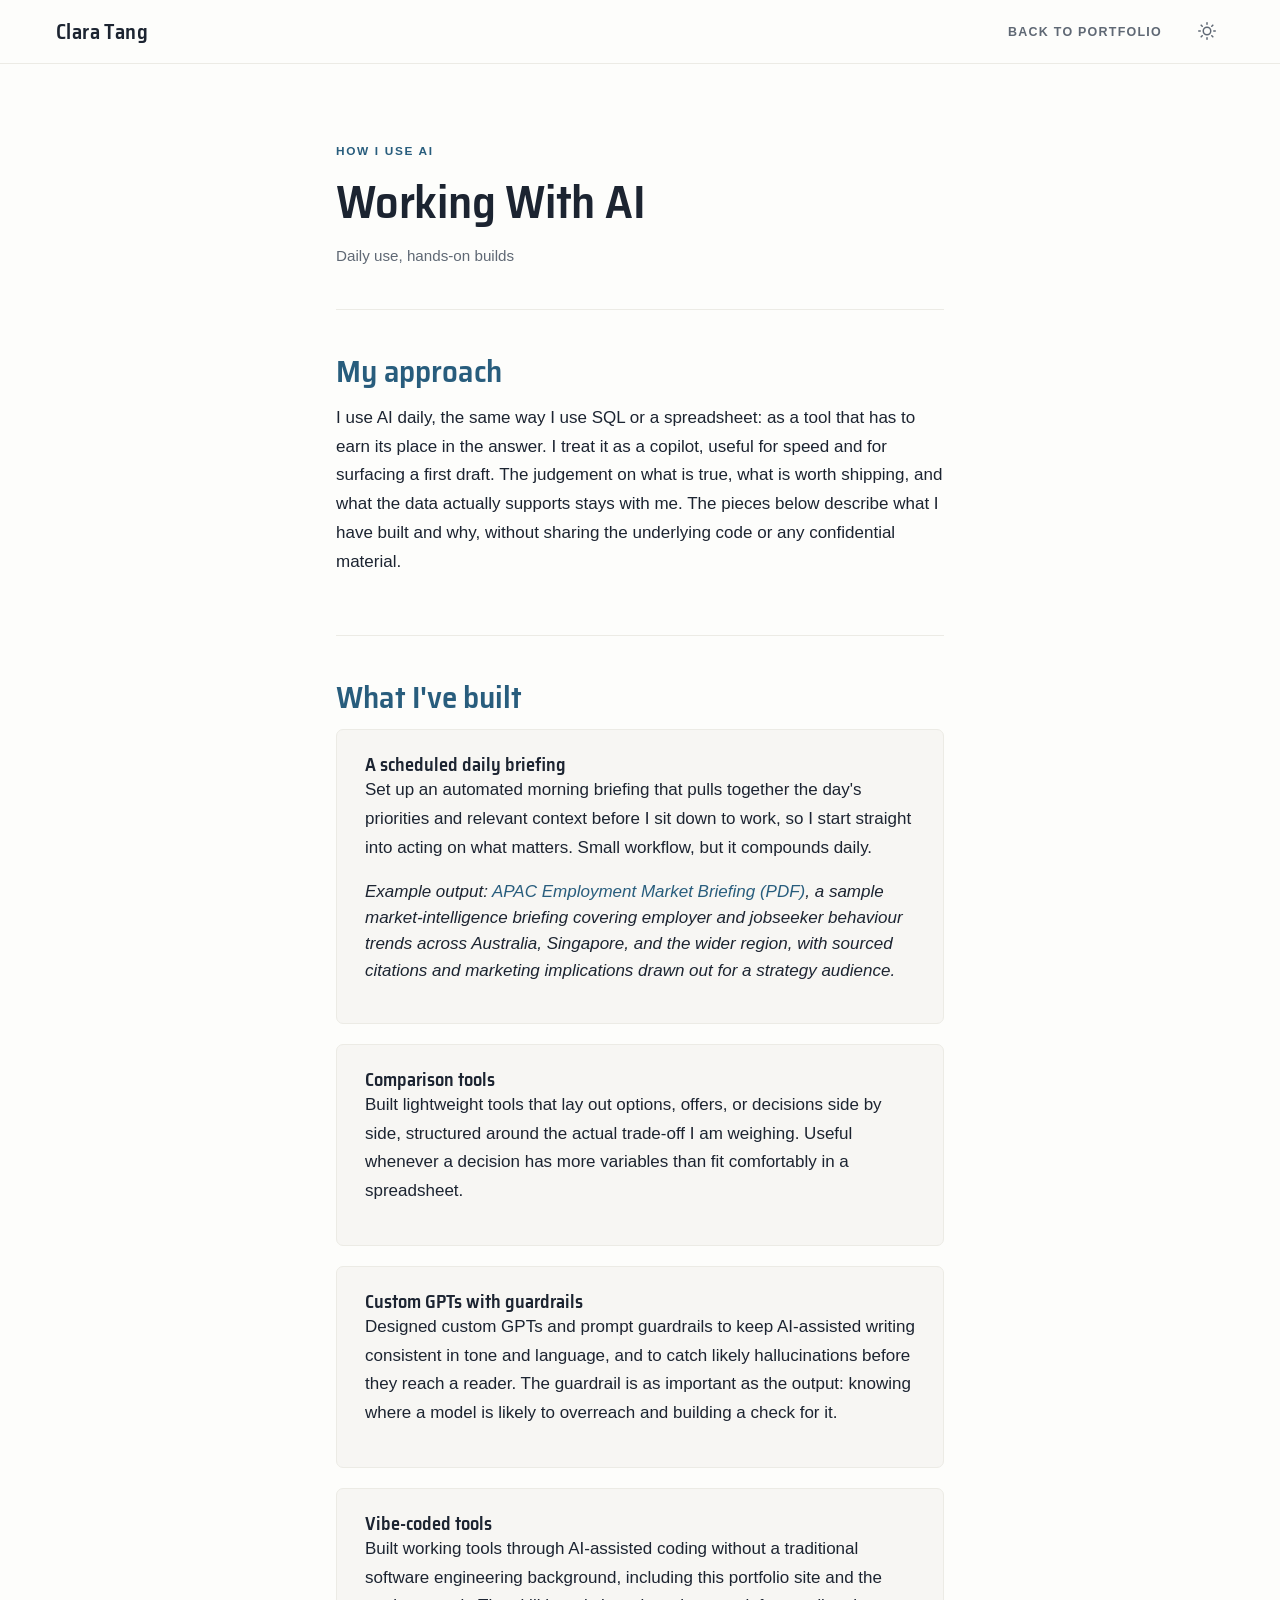
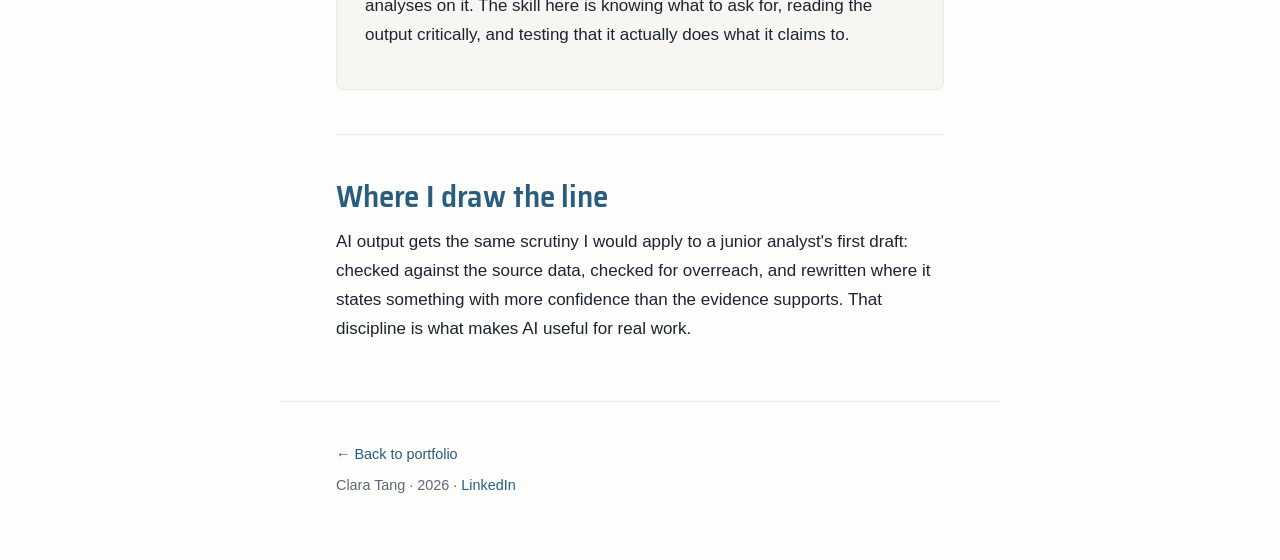
<file: ai-practice.html>
<!DOCTYPE html>
<html lang="en">
<head>
  <meta charset="UTF-8">
  <meta name="viewport" content="width=device-width, initial-scale=1.0">
  <title>Working With AI | Clara Tang</title>
  <link rel="stylesheet" href="style.css">
  <script>try{var t=localStorage.getItem('theme');if(t)document.documentElement.setAttribute('data-theme',t);}catch(e){}</script>
</head>
<body>

<nav class="nav">
  <div class="container--wide nav__inner">
    <a href="index.html" class="nav__brand">Clara Tang</a>
    <ul class="nav__links">
      <li><a href="index.html">Back to portfolio</a></li>
      <li><button class="theme-toggle" type="button" aria-label="Toggle light or dark theme">
        <svg class="icon-moon" viewBox="0 0 24 24" fill="none" stroke="currentColor" stroke-width="2" stroke-linecap="round" stroke-linejoin="round" aria-hidden="true"><path d="M21 12.79A9 9 0 1 1 11.21 3 7 7 0 0 0 21 12.79z"/></svg>
        <svg class="icon-sun hidden" viewBox="0 0 24 24" fill="none" stroke="currentColor" stroke-width="2" stroke-linecap="round" stroke-linejoin="round" aria-hidden="true"><circle cx="12" cy="12" r="5"/><line x1="12" y1="1" x2="12" y2="3"/><line x1="12" y1="21" x2="12" y2="23"/><line x1="4.22" y1="4.22" x2="5.64" y2="5.64"/><line x1="18.36" y1="18.36" x2="19.78" y2="19.78"/><line x1="1" y1="12" x2="3" y2="12"/><line x1="21" y1="12" x2="23" y2="12"/><line x1="4.22" y1="19.78" x2="5.64" y2="18.36"/><line x1="18.36" y1="5.64" x2="19.78" y2="4.22"/></svg>
      </button></li>
    </ul>
  </div>
</nav>

<header class="case-hero container">
  <span class="case-hero__tag">How I Use AI</span>
  <h1>Working With AI</h1>
  <p class="case-hero__meta">Daily use, hands-on builds</p>
</header>

<main class="container">

  <section class="section cv-section">
    <h2>My approach</h2>
    <p>I use AI daily, the same way I use SQL or a spreadsheet: as a tool that has to earn its place in the answer. I treat it as a copilot, useful for speed and for surfacing a first draft. The judgement on what is true, what is worth shipping, and what the data actually supports stays with me. The pieces below describe what I have built and why, without sharing the underlying code or any confidential material.</p>
  </section>

  <section class="section cv-section">
    <h2>What I've built</h2>

    <div class="role">
      <h3>A scheduled daily briefing</h3>
      <p>Set up an automated morning briefing that pulls together the day's priorities and relevant context before I sit down to work, so I start straight into acting on what matters. Small workflow, but it compounds daily.</p>
      <p class="chart-note">Example output: <a href="assets/apac-employment-market-briefing.pdf" target="_blank" rel="noopener">APAC Employment Market Briefing (PDF)</a>, a sample market-intelligence briefing covering employer and jobseeker behaviour trends across Australia, Singapore, and the wider region, with sourced citations and marketing implications drawn out for a strategy audience.</p>
    </div>

    <div class="role">
      <h3>Comparison tools</h3>
      <p>Built lightweight tools that lay out options, offers, or decisions side by side, structured around the actual trade-off I am weighing. Useful whenever a decision has more variables than fit comfortably in a spreadsheet.</p>
    </div>

    <div class="role">
      <h3>Custom GPTs with guardrails</h3>
      <p>Designed custom GPTs and prompt guardrails to keep AI-assisted writing consistent in tone and language, and to catch likely hallucinations before they reach a reader. The guardrail is as important as the output: knowing where a model is likely to overreach and building a check for it.</p>
    </div>

    <div class="role">
      <h3>Vibe-coded tools</h3>
      <p>Built working tools through AI-assisted coding without a traditional software engineering background, including this portfolio site and the analyses on it. The skill here is knowing what to ask for, reading the output critically, and testing that it actually does what it claims to.</p>
    </div>
  </section>

  <section class="section cv-section">
    <h2>Where I draw the line</h2>
    <p>AI output gets the same scrutiny I would apply to a junior analyst's first draft: checked against the source data, checked for overreach, and rewritten where it states something with more confidence than the evidence supports. That discipline is what makes AI useful for real work.</p>
  </section>

</main>

<footer class="footer container">
  <p><a href="index.html">&larr; Back to portfolio</a></p>
  <p>Clara Tang &middot; 2026 &middot; <a href="https://www.linkedin.com/in/claratangfl/" target="_blank" rel="noopener">LinkedIn</a></p>
</footer>

<script>
(function(){
  var root = document.documentElement;
  var btn = document.querySelector('.theme-toggle');
  if (!btn) return;
  var moon = btn.querySelector('.icon-moon');
  var sun = btn.querySelector('.icon-sun');
  var mq = window.matchMedia('(prefers-color-scheme: dark)');
  function effective(){
    var t = root.getAttribute('data-theme');
    return t ? t : (mq.matches ? 'dark' : 'light');
  }
  function render(){
    var dark = effective() === 'dark';
    moon.classList.toggle('hidden', !dark);
    sun.classList.toggle('hidden', dark);
    btn.setAttribute('aria-label', dark ? 'Switch to light theme' : 'Switch to dark theme');
  }
  btn.addEventListener('click', function(){
    var next = effective() === 'dark' ? 'light' : 'dark';
    root.setAttribute('data-theme', next);
    try { localStorage.setItem('theme', next); } catch(e){}
    render();
  });
  mq.addEventListener('change', function(){ if (!root.getAttribute('data-theme')) render(); });
  render();
})();
</script>

</body>
</html>
</file>
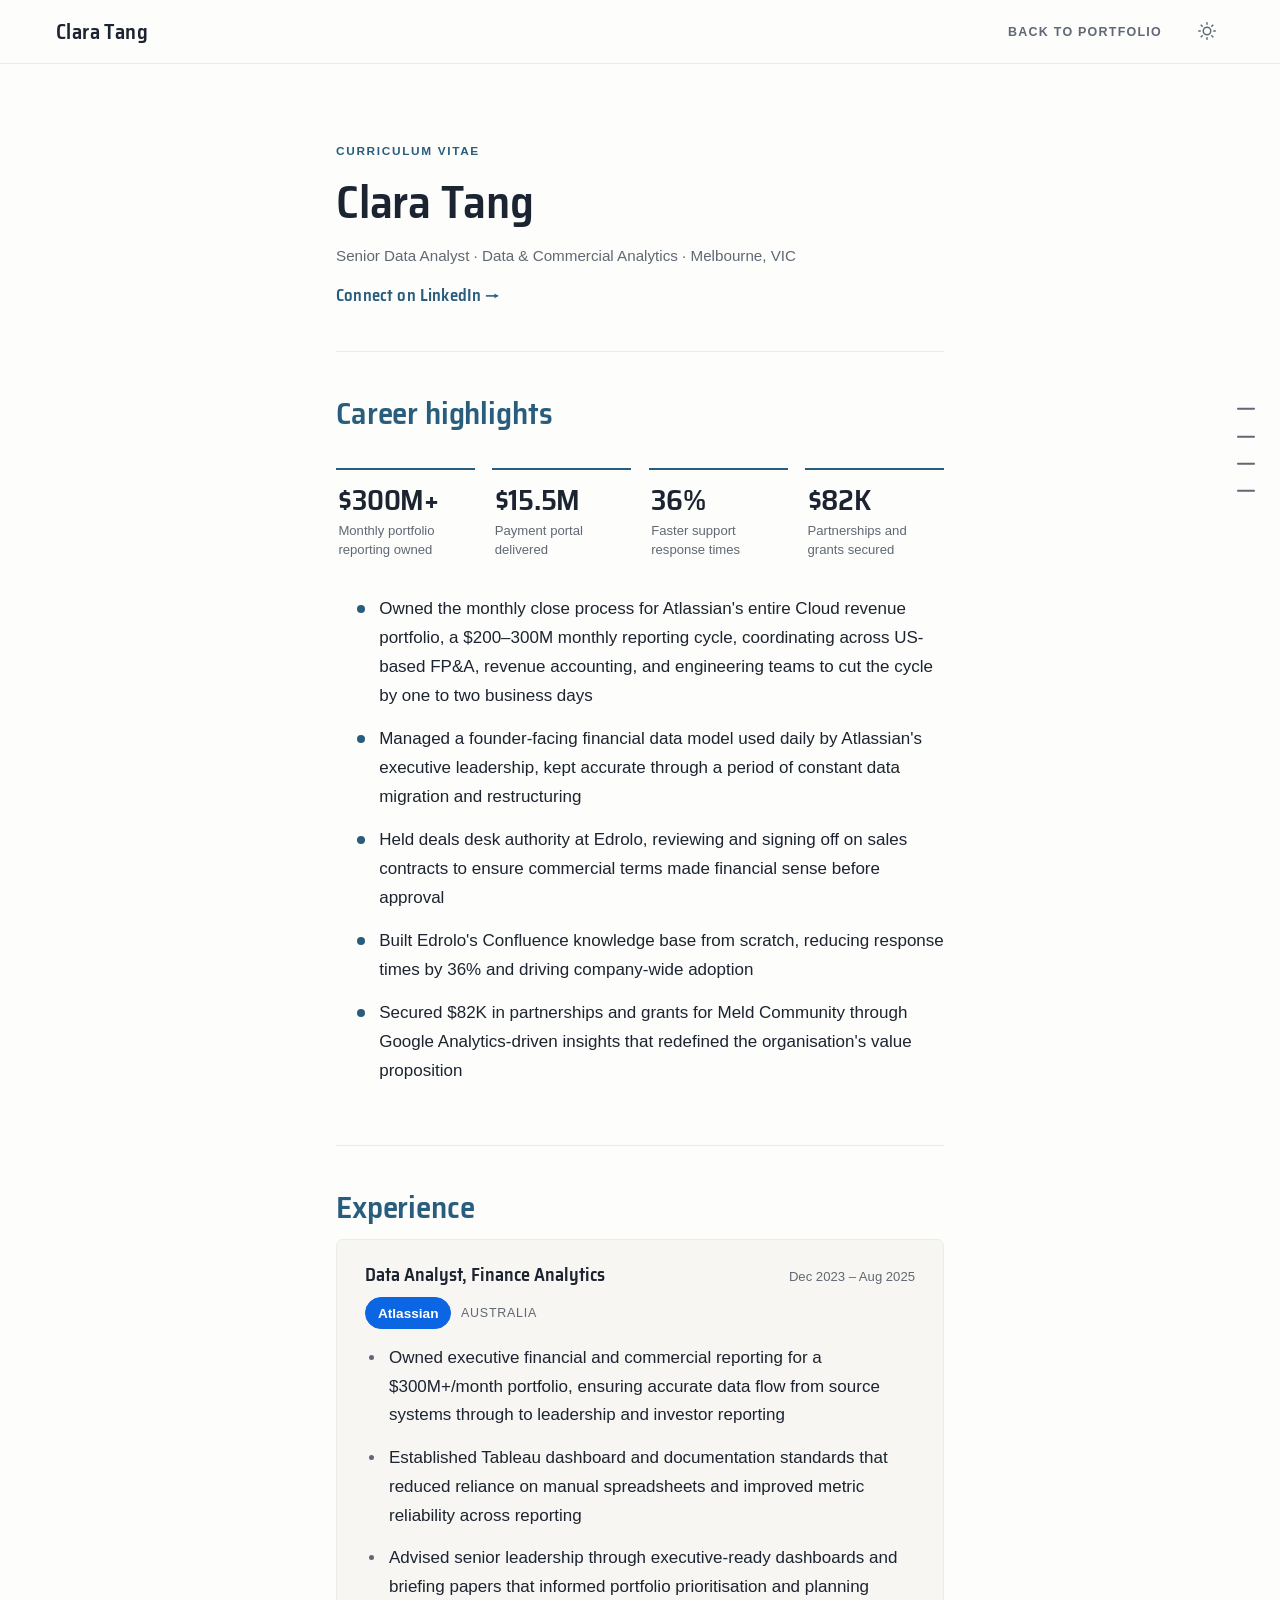
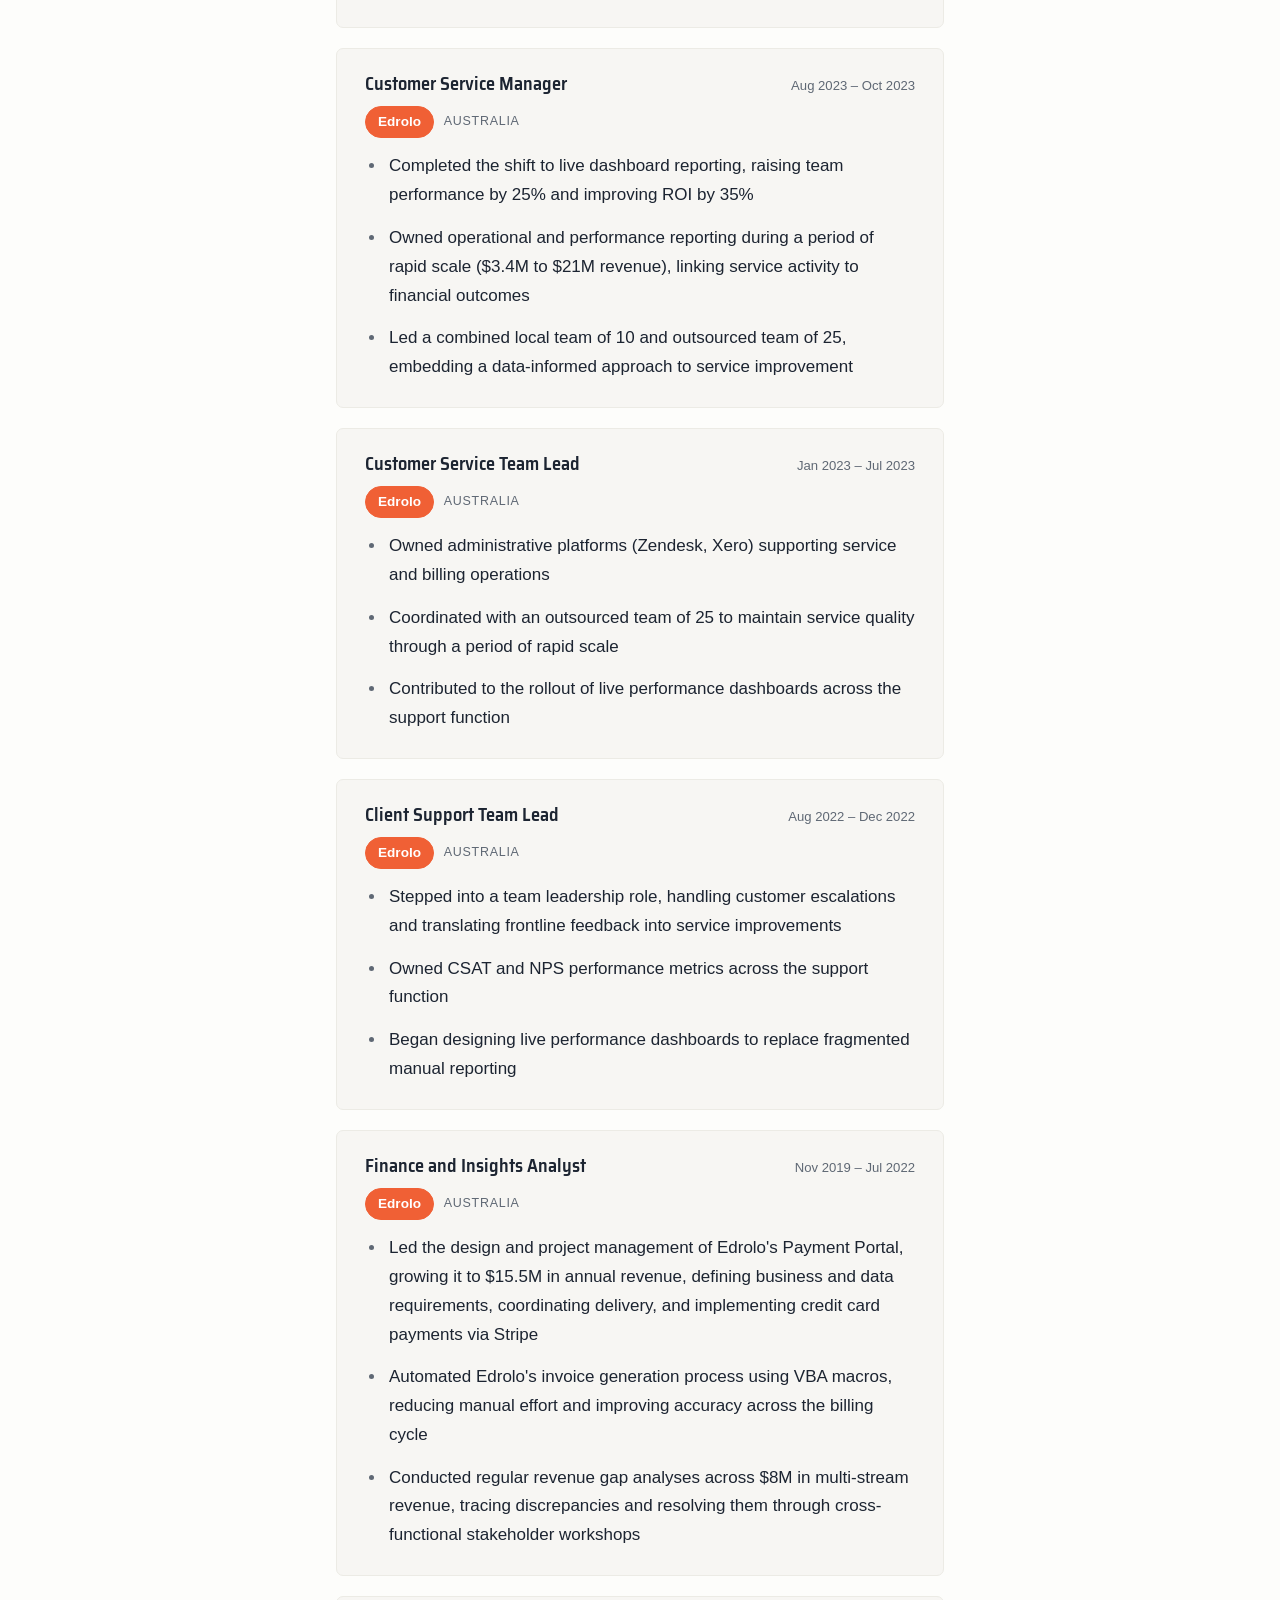
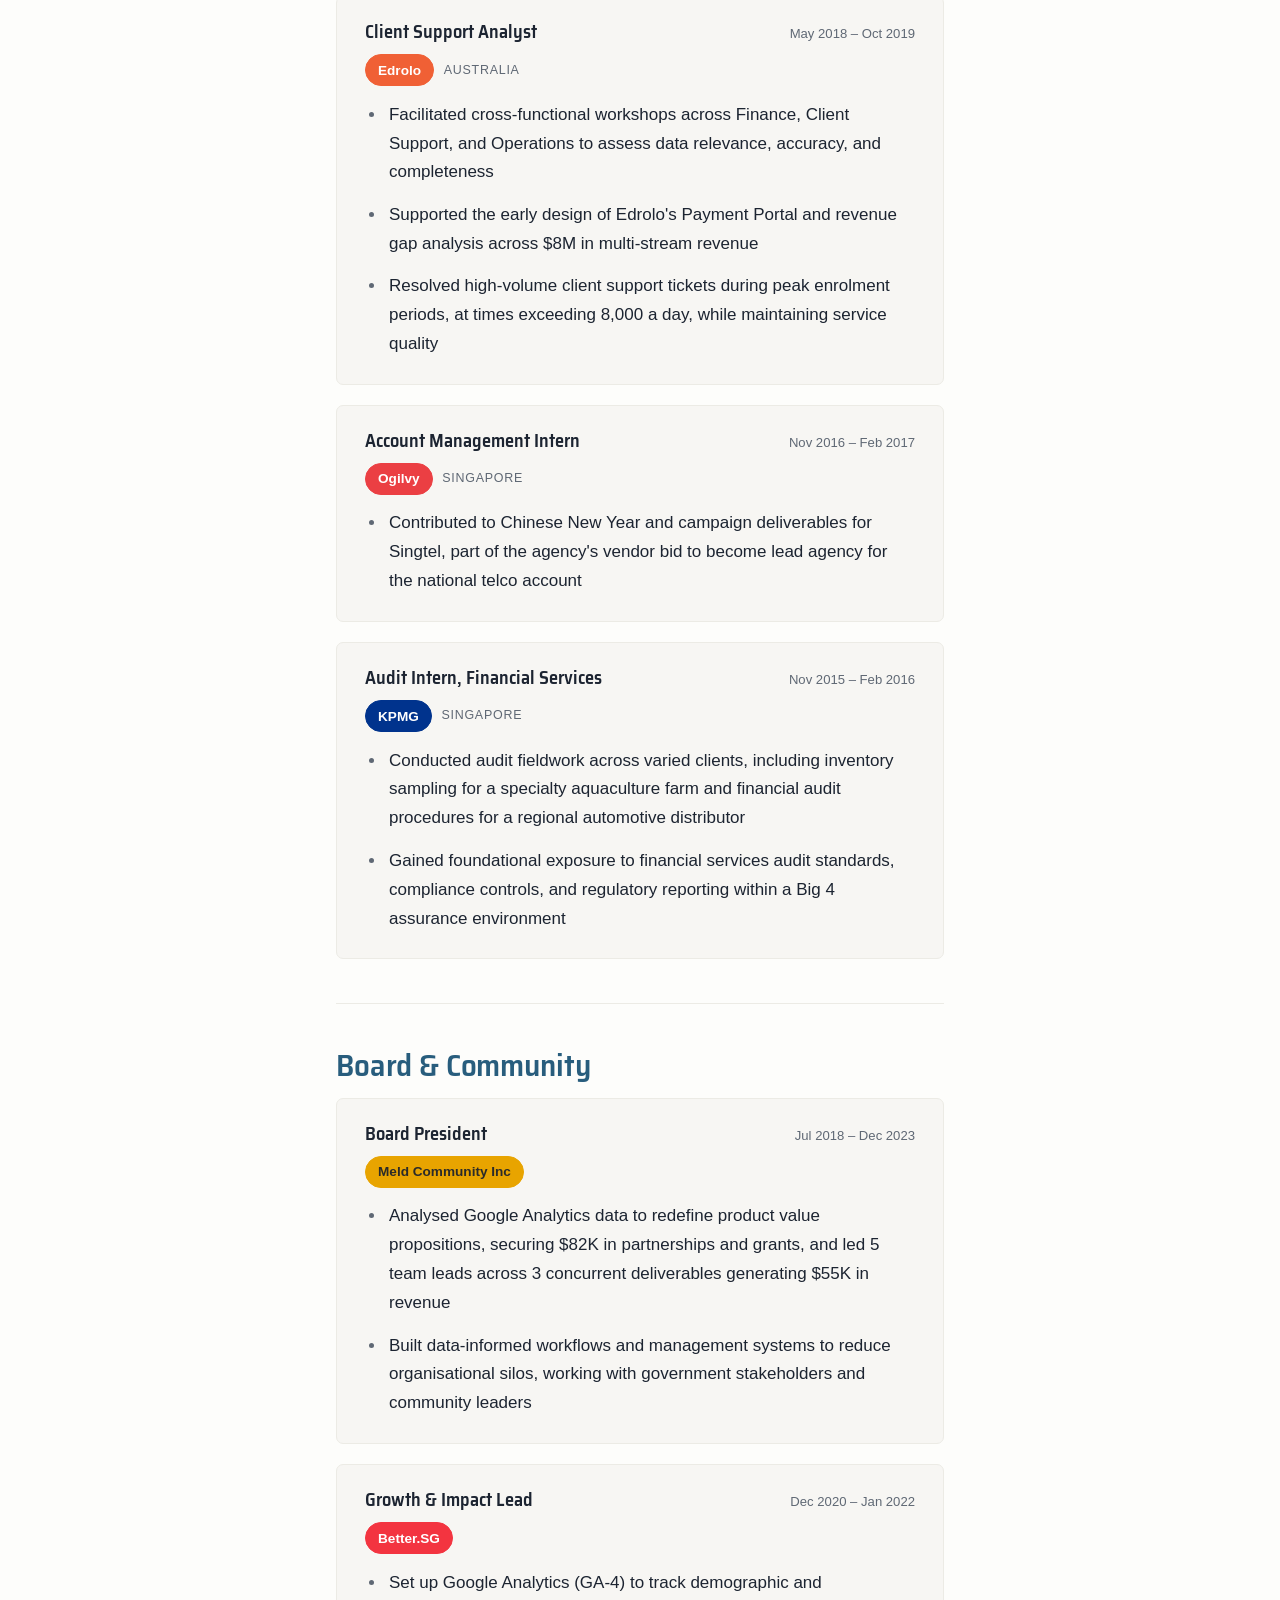
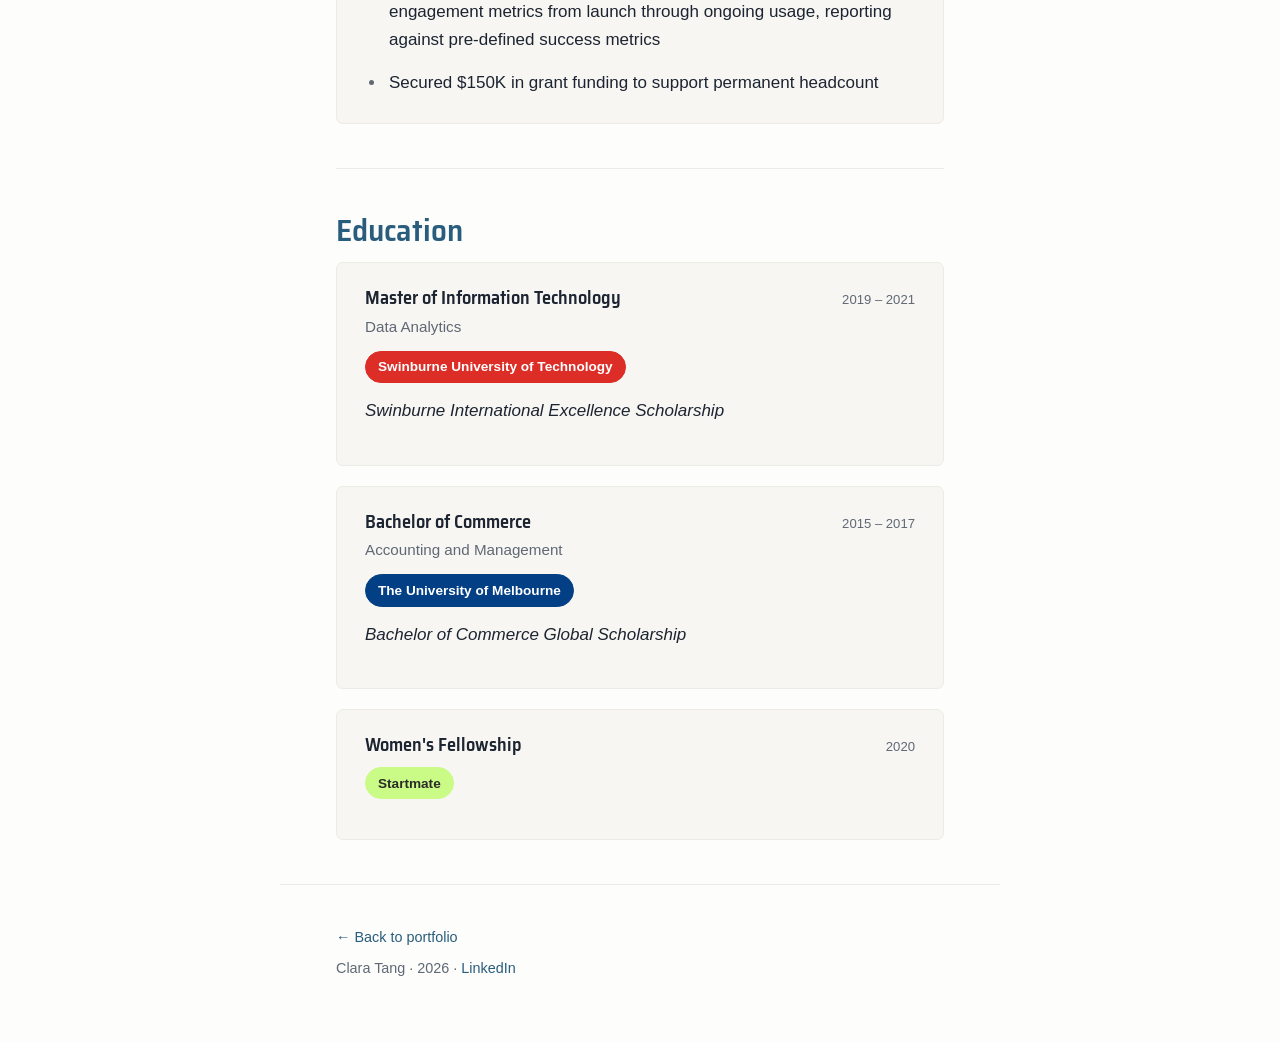
<file: cv.html>
<!DOCTYPE html>
<html lang="en">
<head>
  <meta charset="UTF-8">
  <meta name="viewport" content="width=device-width, initial-scale=1.0">
  <title>CV | Clara Tang</title>
  <link rel="stylesheet" href="style.css">
  <script>try{var t=localStorage.getItem('theme');if(t)document.documentElement.setAttribute('data-theme',t);}catch(e){}</script>
</head>
<body>

<nav class="nav">
  <div class="container--wide nav__inner">
    <a href="index.html" class="nav__brand">Clara Tang</a>
    <ul class="nav__links">
      <li><a href="index.html">Back to portfolio</a></li>
      <li><button class="theme-toggle" type="button" aria-label="Toggle light or dark theme">
        <svg class="icon-moon" viewBox="0 0 24 24" fill="none" stroke="currentColor" stroke-width="2" stroke-linecap="round" stroke-linejoin="round" aria-hidden="true"><path d="M21 12.79A9 9 0 1 1 11.21 3 7 7 0 0 0 21 12.79z"/></svg>
        <svg class="icon-sun hidden" viewBox="0 0 24 24" fill="none" stroke="currentColor" stroke-width="2" stroke-linecap="round" stroke-linejoin="round" aria-hidden="true"><circle cx="12" cy="12" r="5"/><line x1="12" y1="1" x2="12" y2="3"/><line x1="12" y1="21" x2="12" y2="23"/><line x1="4.22" y1="4.22" x2="5.64" y2="5.64"/><line x1="18.36" y1="18.36" x2="19.78" y2="19.78"/><line x1="1" y1="12" x2="3" y2="12"/><line x1="21" y1="12" x2="23" y2="12"/><line x1="4.22" y1="19.78" x2="5.64" y2="18.36"/><line x1="18.36" y1="5.64" x2="19.78" y2="4.22"/></svg>
      </button></li>
    </ul>
  </div>
</nav>

<nav class="case-toc" aria-label="Section navigation"></nav>

<header class="case-hero container">
  <span class="case-hero__tag">Curriculum Vitae</span>
  <h1>Clara Tang</h1>
  <p class="case-hero__meta">Senior Data Analyst &middot; Data &amp; Commercial Analytics &middot; Melbourne, VIC</p>
  <a class="contact-link" href="https://www.linkedin.com/in/claratangfl/" target="_blank" rel="noopener">Connect on LinkedIn &rarr;</a>
</header>

<main class="container">

  <section class="section cv-section" id="highlights">
    <h2>Career highlights</h2>

    <div class="stats">
      <div class="stat">
        <span class="stat__value">$300M+</span>
        <span class="stat__label">Monthly portfolio reporting owned</span>
      </div>
      <div class="stat">
        <span class="stat__value">$15.5M</span>
        <span class="stat__label">Payment portal delivered</span>
      </div>
      <div class="stat">
        <span class="stat__value">36%</span>
        <span class="stat__label">Faster support response times</span>
      </div>
      <div class="stat">
        <span class="stat__value">$82K</span>
        <span class="stat__label">Partnerships and grants secured</span>
      </div>
    </div>

    <ul class="highlights-list">
      <li>Owned the monthly close process for Atlassian's entire Cloud revenue portfolio, a $200&ndash;300M monthly reporting cycle, coordinating across US-based FP&amp;A, revenue accounting, and engineering teams to cut the cycle by one to two business days</li>
      <li>Managed a founder-facing financial data model used daily by Atlassian's executive leadership, kept accurate through a period of constant data migration and restructuring</li>
      <li>Held deals desk authority at Edrolo, reviewing and signing off on sales contracts to ensure commercial terms made financial sense before approval</li>
      <li>Built Edrolo's Confluence knowledge base from scratch, reducing response times by 36% and driving company-wide adoption</li>
      <li>Secured $82K in partnerships and grants for Meld Community through Google Analytics-driven insights that redefined the organisation's value proposition</li>
    </ul>
  </section>

  <section class="section cv-section">
    <h2>Experience</h2>

    <div class="role">
      <div class="role__head">
        <h3>Data Analyst, Finance Analytics</h3>
        <span class="role__dates">Dec 2023 &ndash; Aug 2025</span>
      </div>
      <div class="role__meta">
        <span class="role__org" style="--org-bg:#0C66E4; --org-fg:#ffffff;">Atlassian</span>
        <span class="role__location">Australia</span>
      </div>
      <ul>
        <li>Owned executive financial and commercial reporting for a $300M+/month portfolio, ensuring accurate data flow from source systems through to leadership and investor reporting</li>
        <li>Established Tableau dashboard and documentation standards that reduced reliance on manual spreadsheets and improved metric reliability across reporting</li>
        <li>Advised senior leadership through executive-ready dashboards and briefing papers that informed portfolio prioritisation and planning</li>
      </ul>
    </div>

    <div class="role">
      <div class="role__head">
        <h3>Customer Service Manager</h3>
        <span class="role__dates">Aug 2023 &ndash; Oct 2023</span>
      </div>
      <div class="role__meta">
        <span class="role__org" style="--org-bg:#F06035; --org-fg:#ffffff;">Edrolo</span>
        <span class="role__location">Australia</span>
      </div>
      <ul>
        <li>Completed the shift to live dashboard reporting, raising team performance by 25% and improving ROI by 35%</li>
        <li>Owned operational and performance reporting during a period of rapid scale ($3.4M to $21M revenue), linking service activity to financial outcomes</li>
        <li>Led a combined local team of 10 and outsourced team of 25, embedding a data-informed approach to service improvement</li>
      </ul>
    </div>

    <div class="role">
      <div class="role__head">
        <h3>Customer Service Team Lead</h3>
        <span class="role__dates">Jan 2023 &ndash; Jul 2023</span>
      </div>
      <div class="role__meta">
        <span class="role__org" style="--org-bg:#F06035; --org-fg:#ffffff;">Edrolo</span>
        <span class="role__location">Australia</span>
      </div>
      <ul>
        <li>Owned administrative platforms (Zendesk, Xero) supporting service and billing operations</li>
        <li>Coordinated with an outsourced team of 25 to maintain service quality through a period of rapid scale</li>
        <li>Contributed to the rollout of live performance dashboards across the support function</li>
      </ul>
    </div>

    <div class="role">
      <div class="role__head">
        <h3>Client Support Team Lead</h3>
        <span class="role__dates">Aug 2022 &ndash; Dec 2022</span>
      </div>
      <div class="role__meta">
        <span class="role__org" style="--org-bg:#F06035; --org-fg:#ffffff;">Edrolo</span>
        <span class="role__location">Australia</span>
      </div>
      <ul>
        <li>Stepped into a team leadership role, handling customer escalations and translating frontline feedback into service improvements</li>
        <li>Owned CSAT and NPS performance metrics across the support function</li>
        <li>Began designing live performance dashboards to replace fragmented manual reporting</li>
      </ul>
    </div>

    <div class="role">
      <div class="role__head">
        <h3>Finance and Insights Analyst</h3>
        <span class="role__dates">Nov 2019 &ndash; Jul 2022</span>
      </div>
      <div class="role__meta">
        <span class="role__org" style="--org-bg:#F06035; --org-fg:#ffffff;">Edrolo</span>
        <span class="role__location">Australia</span>
      </div>
      <ul>
        <li>Led the design and project management of Edrolo's Payment Portal, growing it to $15.5M in annual revenue, defining business and data requirements, coordinating delivery, and implementing credit card payments via Stripe</li>
        <li>Automated Edrolo's invoice generation process using VBA macros, reducing manual effort and improving accuracy across the billing cycle</li>
        <li>Conducted regular revenue gap analyses across $8M in multi-stream revenue, tracing discrepancies and resolving them through cross-functional stakeholder workshops</li>
      </ul>
    </div>

    <div class="role">
      <div class="role__head">
        <h3>Client Support Analyst</h3>
        <span class="role__dates">May 2018 &ndash; Oct 2019</span>
      </div>
      <div class="role__meta">
        <span class="role__org" style="--org-bg:#F06035; --org-fg:#ffffff;">Edrolo</span>
        <span class="role__location">Australia</span>
      </div>
      <ul>
        <li>Facilitated cross-functional workshops across Finance, Client Support, and Operations to assess data relevance, accuracy, and completeness</li>
        <li>Supported the early design of Edrolo's Payment Portal and revenue gap analysis across $8M in multi-stream revenue</li>
        <li>Resolved high-volume client support tickets during peak enrolment periods, at times exceeding 8,000 a day, while maintaining service quality</li>
      </ul>
    </div>

    <div class="role">
      <div class="role__head">
        <h3>Account Management Intern</h3>
        <span class="role__dates">Nov 2016 &ndash; Feb 2017</span>
      </div>
      <div class="role__meta">
        <span class="role__org" style="--org-bg:#EB3F43; --org-fg:#ffffff;">Ogilvy</span>
        <span class="role__location">Singapore</span>
      </div>
      <ul>
        <li>Contributed to Chinese New Year and campaign deliverables for Singtel, part of the agency's vendor bid to become lead agency for the national telco account</li>
      </ul>
    </div>

    <div class="role">
      <div class="role__head">
        <h3>Audit Intern, Financial Services</h3>
        <span class="role__dates">Nov 2015 &ndash; Feb 2016</span>
      </div>
      <div class="role__meta">
        <span class="role__org" style="--org-bg:#00338D; --org-fg:#ffffff;">KPMG</span>
        <span class="role__location">Singapore</span>
      </div>
      <ul>
        <li>Conducted audit fieldwork across varied clients, including inventory sampling for a specialty aquaculture farm and financial audit procedures for a regional automotive distributor</li>
        <li>Gained foundational exposure to financial services audit standards, compliance controls, and regulatory reporting within a Big 4 assurance environment</li>
      </ul>
    </div>
  </section>

  <section class="section cv-section">
    <h2>Board &amp; Community</h2>

    <div class="role">
      <div class="role__head">
        <h3>Board President</h3>
        <span class="role__dates">Jul 2018 &ndash; Dec 2023</span>
      </div>
      <div class="role__meta">
        <span class="role__org" style="--org-bg:#E8A400; --org-fg:#2b2b29;">Meld Community Inc</span>
      </div>
      <ul>
        <li>Analysed Google Analytics data to redefine product value propositions, securing $82K in partnerships and grants, and led 5 team leads across 3 concurrent deliverables generating $55K in revenue</li>
        <li>Built data-informed workflows and management systems to reduce organisational silos, working with government stakeholders and community leaders</li>
      </ul>
    </div>

    <div class="role">
      <div class="role__head">
        <h3>Growth &amp; Impact Lead</h3>
        <span class="role__dates">Dec 2020 &ndash; Jan 2022</span>
      </div>
      <div class="role__meta">
        <span class="role__org" style="--org-bg:#F33440; --org-fg:#ffffff;">Better.SG</span>
      </div>
      <ul>
        <li>Set up Google Analytics (GA-4) to track demographic and engagement metrics from launch through ongoing usage, reporting against pre-defined success metrics</li>
        <li>Secured $150K in grant funding to support permanent headcount</li>
      </ul>
    </div>
  </section>

  <section class="section cv-section">
    <h2>Education</h2>

    <div class="role">
      <div class="role__head">
        <h3>Master of Information Technology</h3>
        <span class="role__dates">2019 &ndash; 2021</span>
      </div>
      <p class="role__major">Data Analytics</p>
      <div class="role__meta">
        <span class="role__org" style="--org-bg:#DC2D27; --org-fg:#ffffff;">Swinburne University of Technology</span>
      </div>
      <p class="role__scholarship">Swinburne International Excellence Scholarship</p>
    </div>

    <div class="role">
      <div class="role__head">
        <h3>Bachelor of Commerce</h3>
        <span class="role__dates">2015 &ndash; 2017</span>
      </div>
      <p class="role__major">Accounting and Management</p>
      <div class="role__meta">
        <span class="role__org" style="--org-bg:#033F85; --org-fg:#ffffff;">The University of Melbourne</span>
      </div>
      <p class="role__scholarship">Bachelor of Commerce Global Scholarship</p>
    </div>

    <div class="role">
      <div class="role__head">
        <h3>Women's Fellowship</h3>
        <span class="role__dates">2020</span>
      </div>
      <div class="role__meta">
        <span class="role__org" style="--org-bg:#CAFB87; --org-fg:#2B2B29;">Startmate</span>
      </div>
    </div>
  </section>

</main>

<footer class="footer container">
  <p><a href="index.html">&larr; Back to portfolio</a></p>
  <p>Clara Tang &middot; 2026 &middot; <a href="https://www.linkedin.com/in/claratangfl/" target="_blank" rel="noopener">LinkedIn</a></p>
</footer>

<script>
(function(){
  var root = document.documentElement;
  var btn = document.querySelector('.theme-toggle');
  if (!btn) return;
  var moon = btn.querySelector('.icon-moon');
  var sun = btn.querySelector('.icon-sun');
  var mq = window.matchMedia('(prefers-color-scheme: dark)');
  function effective(){
    var t = root.getAttribute('data-theme');
    return t ? t : (mq.matches ? 'dark' : 'light');
  }
  function render(){
    var dark = effective() === 'dark';
    moon.classList.toggle('hidden', !dark);
    sun.classList.toggle('hidden', dark);
    btn.setAttribute('aria-label', dark ? 'Switch to light theme' : 'Switch to dark theme');
  }
  btn.addEventListener('click', function(){
    var next = effective() === 'dark' ? 'light' : 'dark';
    root.setAttribute('data-theme', next);
    try { localStorage.setItem('theme', next); } catch(e){}
    render();
  });
  mq.addEventListener('change', function(){ if (!root.getAttribute('data-theme')) render(); });
  render();
})();
</script>

<script>
(function(){
  var headers = Array.prototype.slice.call(document.querySelectorAll('main .section h2'));
  var toc = document.querySelector('.case-toc');
  if (!toc || !headers.length) return;
  headers.forEach(function(h){
    var btn = document.createElement('button');
    btn.type = 'button';
    var tick = document.createElement('span');
    tick.className = 'toc-tick';
    var label = document.createElement('span');
    label.className = 'toc-label';
    label.textContent = h.textContent;
    btn.appendChild(tick);
    btn.appendChild(label);
    btn.addEventListener('click', function(){ h.scrollIntoView({behavior:'smooth', block:'start'}); });
    toc.appendChild(btn);
  });
  var buttons = Array.prototype.slice.call(toc.children);
  var observer = new IntersectionObserver(function(entries){
    entries.forEach(function(entry){
      var idx = headers.indexOf(entry.target);
      if (idx === -1) return;
      if (entry.isIntersecting) {
        buttons.forEach(function(b){ b.classList.remove('active'); });
        buttons[idx].classList.add('active');
      }
    });
  }, { rootMargin: '-15% 0px -70% 0px' });
  headers.forEach(function(h){ observer.observe(h); });
  function updateTocVisibility(){
    var container = document.querySelector('main.container');
    if (!container) return;
    var available = window.innerWidth - container.getBoundingClientRect().right;
    toc.classList.toggle('is-visible', available >= 150);
  }
  updateTocVisibility();
  window.addEventListener('resize', updateTocVisibility);
  window.addEventListener('load', updateTocVisibility);
  setTimeout(updateTocVisibility, 300);
})();
</script>

</body>
</html>
</file>
<file: style.css>
/* ── Fonts ────────────────────────────────────── */
@import url('https://fonts.googleapis.com/css2?family=Saira+SemiCondensed:wght@500;600;700&display=swap');

/* ── Reset & Base ─────────────────────────────── */
*, *::before, *::after { box-sizing: border-box; margin: 0; padding: 0; }

:root {
  --bg: #fdfdfb;
  --bg-card: #f7f6f3;
  --bg-code: #eeede8;
  --text: #1c2431;
  --text-muted: #5f6874;
  --accent: #285d7d;
  --accent-hover: #1d4863;
  --border: #e4e2db;
  --hairline: #ecebe5;
  --shadow: rgba(28, 36, 49, 0.07);
  --chart-1: #285d7d;
  --chart-2: #c17a4a;
  --chart-3: #6a8f6f;
  --chart-4: #7d6a9e;
  --chart-5: #b0524e;
  --chart-6: #4a8f96;
  --radius: 7px;
  --font-sans: -apple-system, BlinkMacSystemFont, "Segoe UI", Roboto, Helvetica, Arial, sans-serif;
  --font-display: "Saira SemiCondensed", "Archivo Narrow", "Segoe UI", system-ui, sans-serif;
}

/* Dark theme, applied automatically to match the system unless the user has forced light */
@media (prefers-color-scheme: dark) {
  :root:not([data-theme="light"]) {
    --bg: #12161e;
    --bg-card: #1a202b;
    --bg-code: #232a35;
    --text: #e7e5de;
    --text-muted: #9aa4b0;
    --accent: #86b7d6;
    --accent-hover: #a9cce3;
    --border: #2a323e;
    --hairline: #212833;
    --shadow: rgba(0, 0, 0, 0.4);
    --chart-1: #6d9cbc;
    --chart-2: #d29368;
    --chart-3: #8aac8e;
    --chart-4: #9d8cbc;
    --chart-5: #c47672;
    --chart-6: #6fadb4;
  }
}

/* Dark theme, applied when the user manually selects it */
:root[data-theme="dark"] {
  --bg: #12161e;
  --bg-card: #1a202b;
  --bg-code: #232a35;
  --text: #e7e5de;
  --text-muted: #9aa4b0;
  --accent: #86b7d6;
  --accent-hover: #a9cce3;
  --border: #2a323e;
  --hairline: #212833;
  --shadow: rgba(0, 0, 0, 0.4);
  --chart-1: #6d9cbc;
  --chart-2: #d29368;
  --chart-3: #8aac8e;
  --chart-4: #9d8cbc;
  --chart-5: #c47672;
  --chart-6: #6fadb4;
}

html { scroll-behavior: smooth; }

body {
  font-family: var(--font-sans);
  background: var(--bg);
  color: var(--text);
  font-size: 17px;
  line-height: 1.7;
  -webkit-font-smoothing: antialiased;
  text-rendering: optimizeLegibility;
}

a { color: var(--accent); text-decoration: none; }
a:hover { color: var(--accent-hover); text-decoration: underline; text-underline-offset: 3px; }
a:focus-visible, .card:focus-visible {
  outline: 2px solid var(--accent);
  outline-offset: 3px;
  border-radius: 3px;
}

img { max-width: 100%; height: auto; }

h1, h2, h3 { font-family: var(--font-display); }

/* ── Layout ──────────────────────────────────── */
.container {
  max-width: 720px;
  margin: 0 auto;
  padding: 0 clamp(1.75rem, 6vw, 3.5rem);
}

.container--wide {
  max-width: 1060px;
  margin: 0 auto;
  padding: 0 clamp(1.75rem, 6vw, 3.5rem);
}

/* ── Navigation ──────────────────────────────── */
.nav {
  position: sticky;
  top: 0;
  z-index: 100;
  background: color-mix(in srgb, var(--bg) 86%, transparent);
  backdrop-filter: blur(10px);
  -webkit-backdrop-filter: blur(10px);
  border-bottom: 1px solid var(--hairline);
  padding: 0.85rem 0;
}

#case-studies, #about, #toolkit {
  scroll-margin-top: 90px;
}

.nav__inner {
  display: flex;
  align-items: center;
  justify-content: space-between;
  gap: 5rem;
  max-width: none;
}

.nav__brand {
  font-family: var(--font-display);
  font-weight: 600;
  font-size: 1.3rem;
  letter-spacing: 0.02em;
  color: var(--text);
  text-decoration: none;
  white-space: nowrap;
  flex-shrink: 0;
}

.nav__brand:hover { color: var(--accent); text-decoration: none; }

.nav__links {
  display: flex;
  align-items: center;
  gap: 1.75rem;
  list-style: none;
}

.nav__links a {
  font-size: 0.78rem;
  color: var(--text-muted);
  font-weight: 600;
  text-transform: uppercase;
  letter-spacing: 0.1em;
}

.nav__links a:hover { color: var(--accent); text-decoration: none; }

/* ── Hero ────────────────────────────────────── */
.hero {
  padding-top: 6rem;
  padding-bottom: 3rem;
}

.hero h1 {
  font-size: 3.6rem;
  font-weight: 600;
  letter-spacing: -0.005em;
  line-height: 1.05;
  margin-bottom: 1.5rem;
  text-wrap: balance;
}

.hero p {
  font-size: 1.2rem;
  color: var(--text-muted);
  max-width: 62ch;
  margin-bottom: 1.1rem;
}

.hero p:last-of-type { margin-bottom: 0; }

.hero__note {
  font-size: 0.92rem !important;
  line-height: 1.6;
  margin-top: 1.9rem !important;
  padding-top: 1.3rem;
  border-top: 1px solid var(--hairline);
  max-width: 58ch;
}

.hero__label {
  display: block;
  font-size: 0.8rem;
  font-weight: 600;
  text-transform: uppercase;
  letter-spacing: 0.16em;
  color: var(--accent);
  margin-bottom: 1.25rem;
}

.wave {
  display: inline-block;
  font-size: 0.82em;
  transform-origin: 72% 78%;
  animation: wave 2.4s ease-in-out 0.6s 2;
}

@keyframes wave {
  0%, 60%, 100% { transform: rotate(0deg); }
  10% { transform: rotate(14deg); }
  20% { transform: rotate(-8deg); }
  30% { transform: rotate(14deg); }
  40% { transform: rotate(-4deg); }
  50% { transform: rotate(10deg); }
}

/* ── Case Study Cards (Landing) ──────────────── */
.cards {
  display: grid;
  grid-template-columns: repeat(2, minmax(0, 1fr));
  gap: 1.4rem;
  padding: 1rem 0 4.5rem;
}

.card {
  position: relative;
  min-width: 0;
  background: var(--bg);
  border: 1px solid var(--border);
  border-radius: var(--radius);
  padding: 1.9rem 1.9rem 1.7rem;
  transition: border-color 0.2s, box-shadow 0.2s, transform 0.2s;
  display: flex;
  flex-direction: column;
}

.card:hover {
  border-color: var(--accent);
  box-shadow: 0 10px 30px var(--shadow);
  transform: translateY(-2px);
}

.card__head {
  display: flex;
  align-items: baseline;
  gap: 0.75rem;
  margin-bottom: 1rem;
}

.card__index {
  font-family: var(--font-display);
  font-size: 0.9rem;
  font-weight: 700;
  color: var(--accent);
  letter-spacing: 0.05em;
}

.card__tag {
  font-size: 0.68rem;
  font-weight: 600;
  text-transform: uppercase;
  letter-spacing: 0.12em;
  color: var(--text-muted);
}

.card h3 {
  font-size: 1.5rem;
  font-weight: 600;
  line-height: 1.15;
  letter-spacing: -0.005em;
  margin-bottom: 0.6rem;
  text-wrap: balance;
}

.card p {
  font-size: 0.95rem;
  line-height: 1.6;
  color: var(--text-muted);
  flex: 1;
}

.card__chart-title {
  font-size: 0.72rem;
  font-weight: 600;
  text-transform: uppercase;
  letter-spacing: 0.07em;
  color: var(--text-muted);
  margin: 1.1rem 0 0.5rem;
}

.card__chart-legend {
  display: flex;
  gap: 1rem;
  flex-wrap: wrap;
  margin-bottom: 0.5rem;
}

.card__chart-legend span {
  display: inline-flex;
  align-items: center;
  gap: 0.35rem;
  font-size: 0.72rem;
  color: var(--text-muted);
}

.card__chart-legend i {
  width: 9px;
  height: 9px;
  border-radius: 2px;
  flex: 0 0 auto;
}

.card__chart {
  position: relative;
  height: 130px;
  width: 100%;
}

.card__chart canvas {
  width: 100% !important;
}

.card__link {
  margin-top: 1.4rem;
  font-family: var(--font-display);
  font-weight: 600;
  font-size: 0.95rem;
  letter-spacing: 0.02em;
  color: var(--accent);
}

.card:hover .card__link { text-decoration: underline; text-underline-offset: 3px; }

/* ── Case Study Page ─────────────────────────── */
.case-hero {
  padding-top: 4.5rem;
  padding-bottom: 2.5rem;
}

.case-hero__tag {
  display: inline-block;
  font-size: 0.74rem;
  font-weight: 600;
  text-transform: uppercase;
  letter-spacing: 0.14em;
  color: var(--accent);
  margin-bottom: 1rem;
}

.case-hero h1 {
  font-size: 2.9rem;
  font-weight: 600;
  letter-spacing: -0.005em;
  margin-bottom: 1rem;
  line-height: 1.08;
  text-wrap: balance;
}

.case-hero__meta {
  font-size: 0.95rem;
  color: var(--text-muted);
}

/* ── Section ─────────────────────────────────── */
.section {
  padding-top: 2.75rem;
  padding-bottom: 2.75rem;
  border-top: 1px solid var(--hairline);
}

.section h2 {
  font-size: 1.95rem;
  font-weight: 600;
  letter-spacing: -0.005em;
  line-height: 1.15;
  margin-bottom: 0.85rem;
  text-wrap: balance;
  scroll-margin-top: 90px;
}

.section h3 {
  font-size: 1.35rem;
  font-weight: 600;
  line-height: 1.2;
  margin-top: 1.9rem;
  margin-bottom: 0.55rem;
}

.section p, .section li {
  font-size: 1.0625rem;
  margin-bottom: 0.85rem;
  color: var(--text);
  max-width: 68ch;
}

.section ul, .section ol {
  padding-left: 1.3rem;
}

.section li { padding-left: 0.2rem; }

.section li::marker { color: var(--text-muted); }

.section code {
  font-family: ui-monospace, "SF Mono", Menlo, Consolas, monospace;
  font-size: 0.85em;
  background: var(--bg-code);
  border-radius: 4px;
  padding: 0.1em 0.38em;
}

/* ── Stat row ────────────────────────────────── */
.stats {
  display: grid;
  grid-template-columns: repeat(4, 1fr);
  gap: 1.1rem;
  margin: 2.25rem 0 0.5rem;
}

.stat {
  border-top: 2px solid var(--accent);
  padding: 0.85rem 0.15rem 0.5rem;
  text-align: left;
}

.stat__value {
  font-family: var(--font-display);
  font-size: clamp(1.3rem, 2.6vw, 1.85rem);
  font-weight: 600;
  color: var(--text);
  display: block;
  line-height: 1.1;
  letter-spacing: -0.01em;
}

.stat__label {
  display: block;
  font-size: 0.82rem;
  color: var(--text-muted);
  margin-top: 0.4rem;
  line-height: 1.4;
}

/* ── Charts ──────────────────────────────────── */
.chart-wrap {
  background: var(--bg-card);
  border: 1px solid var(--hairline);
  border-radius: var(--radius);
  padding: 1.6rem 1.6rem 1.4rem;
  margin: 1.9rem 0;
}

.chart-wrap__title {
  font-size: 0.8rem;
  font-weight: 600;
  text-transform: uppercase;
  letter-spacing: 0.1em;
  color: var(--text-muted);
  margin-bottom: 1.2rem;
}

.chart-wrap canvas {
  width: 100% !important;
  max-height: 400px;
}

.chart-note {
  font-size: 0.82rem;
  color: var(--text-muted);
  font-style: italic;
  margin: 1rem 0 0;
  max-width: 68ch;
  line-height: 1.55;
}

/* ── Tables ──────────────────────────────────── */
.table-wrap {
  overflow-x: auto;
  margin: 1.9rem 0;
}

.table-wrap table {
  width: 100%;
  border-collapse: collapse;
  font-size: 0.92rem;
}

.table-wrap th, .table-wrap td {
  padding: 0.7rem 0.9rem;
  text-align: left;
  border-bottom: 1px solid var(--hairline);
  vertical-align: top;
  line-height: 1.5;
}

.table-wrap th {
  font-weight: 600;
  color: var(--text-muted);
  font-size: 0.72rem;
  text-transform: uppercase;
  letter-spacing: 0.1em;
  border-bottom: 1px solid var(--border);
  white-space: nowrap;
}

.table-wrap td { font-variant-numeric: tabular-nums; }

.table-wrap tbody tr:hover { background: var(--bg-card); }

.table-wrap tr:last-child td { border-bottom: none; }

/* ── Callout / Key Finding ───────────────────── */
.callout {
  background: var(--bg-card);
  border-left: 3px solid var(--accent);
  border-radius: 0 var(--radius) var(--radius) 0;
  padding: 1.15rem 1.4rem;
  margin: 1.9rem 0;
  font-size: 1rem;
  line-height: 1.65;
  max-width: 72ch;
}

.callout p { margin-bottom: 0; max-width: none; }

.callout strong { color: var(--accent); }

/* ── Tool stack ──────────────────────────────── */
.toolstack {
  margin: 2rem 0;
}

.toolstack__group {
  margin-bottom: 1.4rem;
}

.toolstack__group:last-child {
  margin-bottom: 0;
}

.toolstack__label {
  display: block;
  color: var(--text-muted);
  font-size: 0.72rem;
  font-weight: 600;
  text-transform: uppercase;
  letter-spacing: 0.1em;
  margin-bottom: 0.7rem;
}

.toolstack__tags {
  list-style: none;
  padding: 0;
  margin: 0;
  display: flex;
  flex-wrap: wrap;
  gap: 0.5rem;
}

.toolstack__tags li {
  font-size: 0.9rem;
  color: var(--text);
  background: var(--bg-card);
  border: 1px solid var(--border);
  border-radius: 999px;
  padding: 0.32rem 0.85rem;
}

/* ── CV roles ────────────────────────────────── */
.role {
  background: var(--bg-card);
  border: 1px solid var(--hairline);
  border-radius: var(--radius);
  padding: 1.5rem 1.75rem 1.55rem;
  margin-bottom: 1.25rem;
}

.role:last-child {
  margin-bottom: 0;
}

.role__head {
  display: flex;
  justify-content: space-between;
  align-items: baseline;
  gap: 1rem;
  flex-wrap: wrap;
}

.role h3 {
  margin: 0;
  font-size: 1.15rem;
}

.role__dates {
  flex: 0 0 auto;
  color: var(--text-muted);
  font-size: 0.82rem;
  font-variant-numeric: tabular-nums;
  white-space: nowrap;
}

.role__meta {
  display: flex;
  align-items: center;
  flex-wrap: wrap;
  gap: 0.6rem;
  margin: 0.55rem 0 0.9rem;
}

.role__org {
  display: inline-block;
  color: var(--org-fg, var(--accent));
  background: var(--org-bg, color-mix(in srgb, var(--accent) 13%, transparent));
  border: 1px solid var(--org-border, var(--org-bg, color-mix(in srgb, var(--accent) 28%, transparent)));
  font-weight: 600;
  font-size: 0.85rem;
  padding: 0.22rem 0.75rem;
  border-radius: 999px;
}

.role .role__major {
  color: var(--text-muted);
  font-size: 0.95rem;
  max-width: none;
  margin: 0.15rem 0 0.7rem;
}

.role__location {
  display: inline-block;
  color: var(--text-muted);
  font-size: 0.78rem;
  text-transform: uppercase;
  letter-spacing: 0.06em;
}

.role__scholarship {
  color: var(--text-muted);
  font-size: 0.85rem;
  font-style: italic;
  margin: 0;
}

.role ul {
  margin-top: 0.25rem;
  margin-bottom: 0;
}

.role li:last-child {
  margin-bottom: 0;
}

/* ── CV section headers ──────────────────────── */
.cv-section h2 {
  color: var(--accent);
}

.cv-lede {
  color: var(--text-muted);
  max-width: 68ch;
}

.highlights-list {
  margin-top: 1.75rem;
  padding-left: 0;
  list-style: none;
}

.highlights-list li {
  position: relative;
  padding-left: 1.4rem;
  margin-bottom: 0.9rem;
}

.highlights-list li::before {
  content: '';
  position: absolute;
  left: 0;
  top: 0.55em;
  width: 8px;
  height: 8px;
  border-radius: 50%;
  background: var(--accent);
}

/* ── Contact link ────────────────────────────── */
.contact-link {
  display: inline-block;
  margin-top: 0.75rem;
  font-family: var(--font-display);
  font-weight: 600;
  font-size: 1.05rem;
  letter-spacing: 0.01em;
  color: var(--accent);
}

.contact-link:hover { text-decoration: underline; text-underline-offset: 3px; }

/* ── Theme toggle ────────────────────────────── */
body {
  transition: background-color 0.25s ease, color 0.25s ease;
}

.theme-toggle {
  display: inline-flex;
  align-items: center;
  justify-content: center;
  width: 34px;
  height: 34px;
  padding: 0;
  background: none;
  border: none;
  border-radius: 999px;
  color: var(--text-muted);
  cursor: pointer;
  transition: color 0.2s, background 0.2s;
}

.theme-toggle:hover {
  color: var(--accent);
  background: var(--bg-card);
}

.theme-toggle svg {
  width: 18px;
  height: 18px;
}

.theme-toggle .hidden {
  display: none;
}

/* ── Case study floating TOC ─────────────────── */
.case-toc {
  position: fixed;
  top: 50%;
  right: 1rem;
  transform: translateY(-50%);
  z-index: 90;
  display: none;
  flex-direction: column;
  gap: 0.55rem;
  align-items: flex-end;
}

.case-toc.is-visible {
  display: flex;
}

.case-toc button {
  display: flex;
  align-items: center;
  justify-content: flex-end;
  gap: 0.55rem;
  background: none;
  border: none;
  padding: 0.1rem 0;
  cursor: pointer;
  max-width: 100%;
}

.case-toc .toc-tick {
  flex: 0 0 auto;
  width: 18px;
  height: 2px;
  border-radius: 1px;
  background: var(--text-muted);
  transition: width 0.2s ease, background-color 0.2s ease;
}

.case-toc .toc-label {
  display: inline-block;
  max-width: 0;
  opacity: 0;
  overflow: hidden;
  white-space: nowrap;
  text-overflow: ellipsis;
  font-family: var(--font-sans);
  font-size: 0.74rem;
  line-height: 1.3;
  color: var(--text-muted);
  transition: max-width 0.28s ease, opacity 0.2s ease 0.05s;
}

.case-toc:hover .toc-label {
  max-width: 230px;
  opacity: 1;
}

.case-toc button:hover .toc-tick {
  background: var(--text);
}

.case-toc button:hover .toc-label {
  color: var(--text);
}

.case-toc button.active .toc-tick {
  width: 26px;
  background: var(--accent);
}

.case-toc button.active .toc-label {
  color: var(--accent);
  font-weight: 600;
}

@media (prefers-reduced-motion: reduce) {
  .case-toc .toc-tick, .case-toc .toc-label { transition: none; }
}

/* ── Footer ──────────────────────────────────── */
.footer {
  padding-top: 2.5rem;
  padding-bottom: 3.5rem;
  border-top: 1px solid var(--hairline);
  font-size: 0.9rem;
  color: var(--text-muted);
}

.footer p { margin-bottom: 0.4rem; }

/* ── Responsive ──────────────────────────────── */
@media (max-width: 720px) {
  body { font-size: 16px; }
  .hero { padding-top: 4rem; padding-bottom: 2.5rem; }
  .hero h1 { font-size: 2.6rem; }
  .hero p { font-size: 1.05rem; }
  .cards { grid-template-columns: 1fr; }
  .case-hero h1 { font-size: 2.1rem; }
  .section h2 { font-size: 1.65rem; }
  .nav__links { gap: 1.1rem; }
  .nav__inner { gap: 1rem; }
}

@media (max-width: 560px) {
  .stats { grid-template-columns: repeat(2, 1fr); }
  .stat__value { font-size: 1.7rem; }
}

@media (prefers-reduced-motion: reduce) {
  html { scroll-behavior: auto; }
  * { transition: none !important; animation: none !important; }
}
</file>
